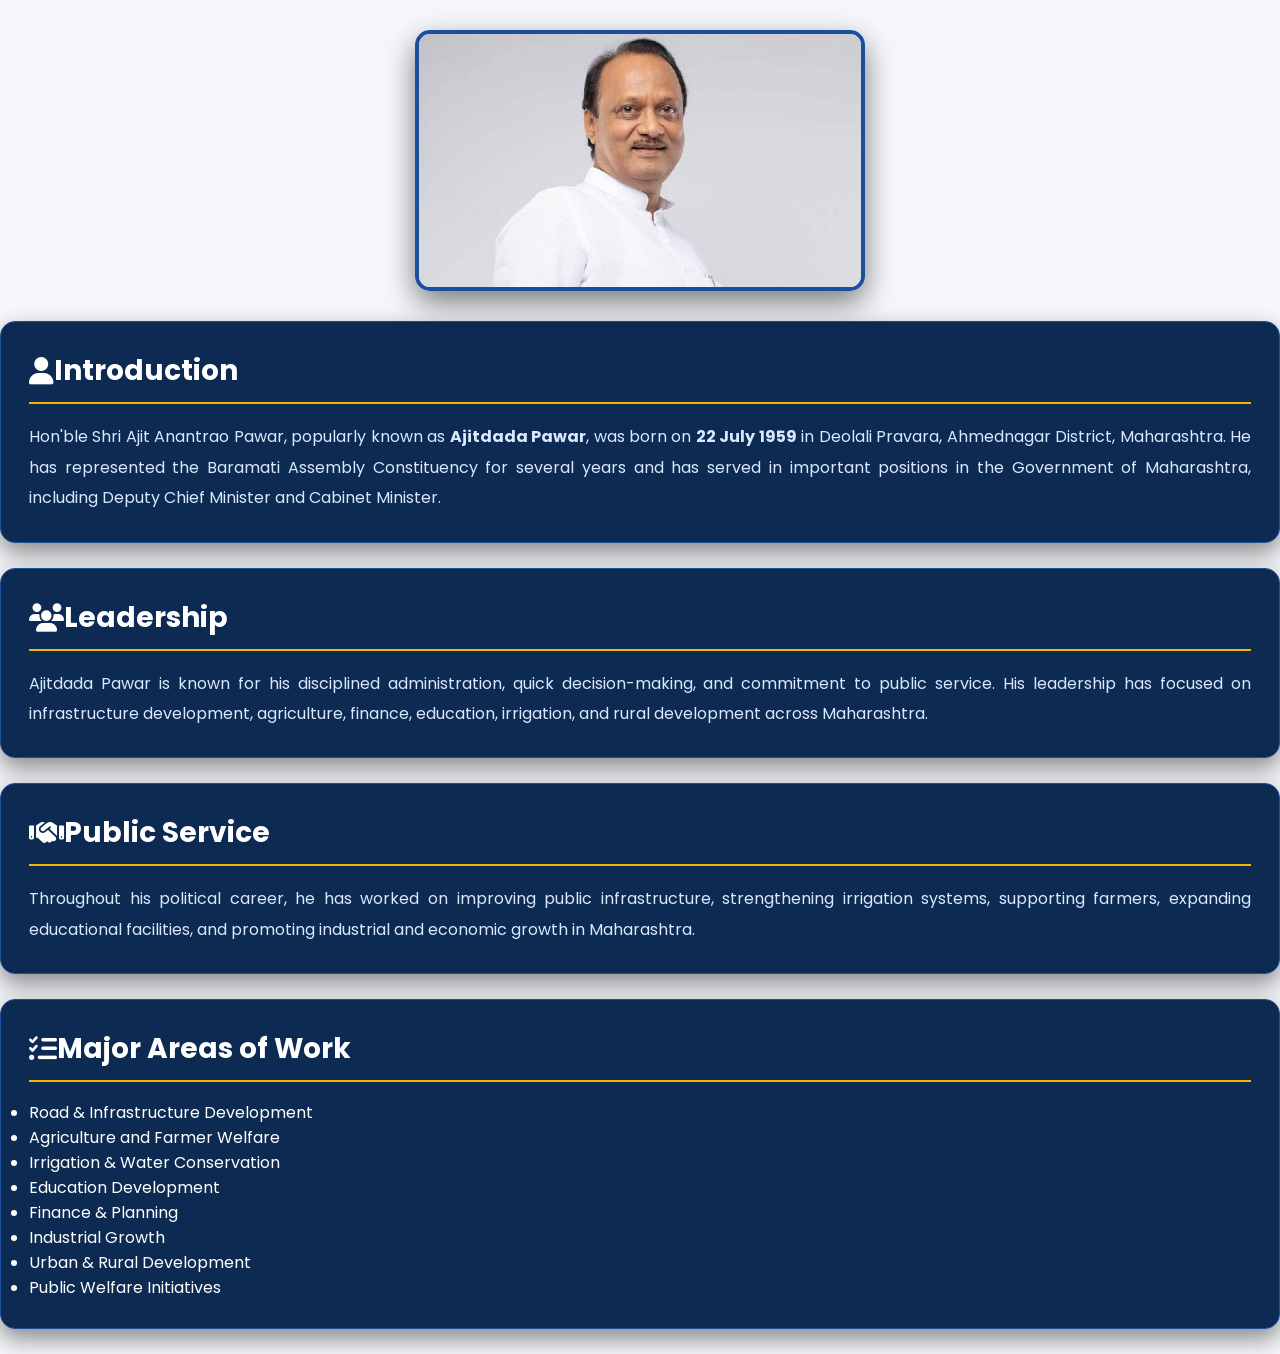
<file: about.html>
<!DOCTYPE html>
<html lang="en">

<head>

<meta charset="UTF-8">
<meta name="viewport" content="width=device-width, initial-scale=1.0">

<title>About | Hon'ble Shri Ajitdada Pawar</title>

<link rel="stylesheet" href="style.css">

<link href="https://fonts.googleapis.com/css2?family=Poppins:wght@300;400;500;600;700&display=swap" rel="stylesheet">

<link rel="stylesheet"
href="https://cdnjs.cloudflare.com/ajax/libs/font-awesome/6.5.2/css/all.min.css">

</head>

<body>
    <div class="about-img">

    <img src="abot.jpg" alt="Hon'ble Shri Ajitdada Pawar">

</div>

<div class="about-container">

<!-- Introduction -->

<div class="info-card">

<h2><i class="fa-solid fa-user"></i> Introduction</h2>

<p>
Hon'ble Shri Ajit Anantrao Pawar, popularly known as <b>Ajitdada Pawar</b>, was born on <b>22 July 1959</b> in Deolali Pravara, Ahmednagar District, Maharashtra. He has represented the Baramati Assembly Constituency for several years and has served in important positions in the Government of Maharashtra, including Deputy Chief Minister and Cabinet Minister.
</p>

</div>
<script src="script.js"></script>

<!-- Leadership -->

<div class="info-card">

<h2><i class="fa-solid fa-users"></i> Leadership</h2>

<p>
Ajitdada Pawar is known for his disciplined administration, quick decision-making, and commitment to public service. His leadership has focused on infrastructure development, agriculture, finance, education, irrigation, and rural development across Maharashtra.
</p>

</div>

<!-- Public Service -->

<div class="info-card">

<h2><i class="fa-solid fa-handshake"></i> Public Service</h2>

<p>
Throughout his political career, he has worked on improving public infrastructure, strengthening irrigation systems, supporting farmers, expanding educational facilities, and promoting industrial and economic growth in Maharashtra.
</p>

</div>

<!-- Areas of Work -->

<div class="info-card">

<h2><i class="fa-solid fa-list-check"></i> Major Areas of Work</h2>

<ul>

<li>Road & Infrastructure Development</li>

<li>Agriculture and Farmer Welfare</li>

<li>Irrigation & Water Conservation</li>

<li>Education Development</li>

<li>Finance & Planning</li>

<li>Industrial Growth</li>

<li>Urban & Rural Development</li>

<li>Public Welfare Initiatives</li>

</ul>

</div>

</div>

</div>

</body>

</html>
</file>
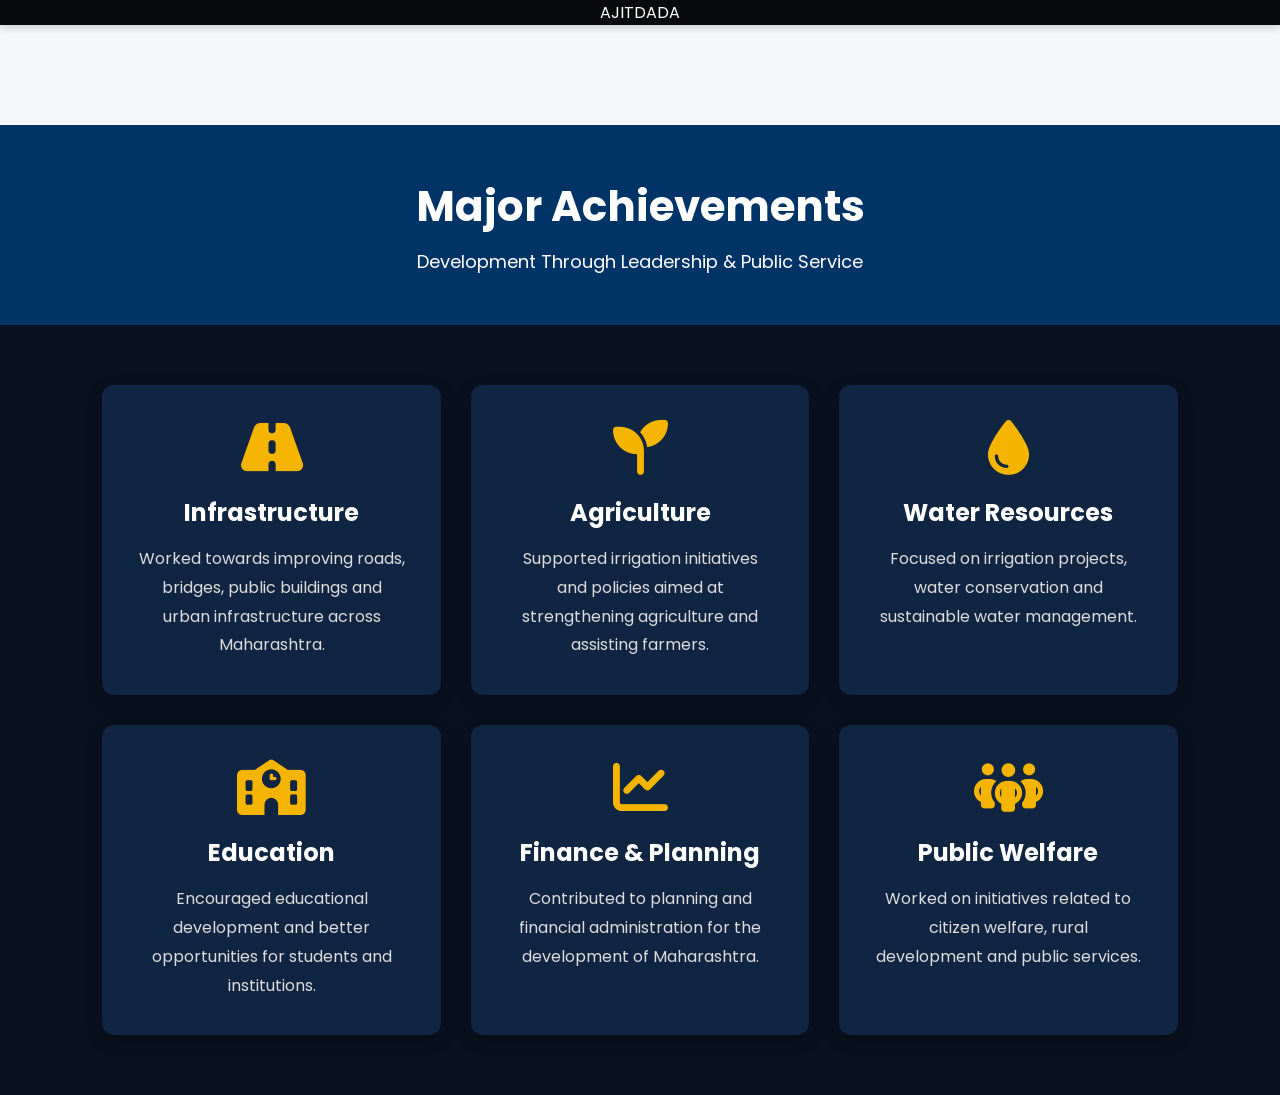
<file: achievments.html>
<!DOCTYPE html>
<html lang="en">
<head>
<meta charset="UTF-8">
<meta name="viewport" content="width=device-width, initial-scale=1.0">
<title>Achievements | Hon'ble Shri Ajitdada Pawar</title>

<link rel="stylesheet" href="style.css">

<link href="https://fonts.googleapis.com/css2?family=Poppins:wght@300;400;500;600;700&display=swap" rel="stylesheet">

<link rel="stylesheet"
href="https://cdnjs.cloudflare.com/ajax/libs/font-awesome/6.5.2/css/all.min.css">

</head>
<body>

<header class="navbar">

<div class="logo">
AJIT<span>DADA</span>
</div>

</header>

<section class="page-banner">

<h1>Major Achievements</h1>

<p>Development Through Leadership & Public Service</p>

</section>

<section class="achievement-section">

<div class="achievement-card">

<i class="fa-solid fa-road"></i>

<h2>Infrastructure</h2>

<p>
Worked towards improving roads, bridges, public buildings and urban infrastructure across Maharashtra.
</p>

</div>

<div class="achievement-card">

<i class="fa-solid fa-seedling"></i>

<h2>Agriculture</h2>

<p>
Supported irrigation initiatives and policies aimed at strengthening agriculture and assisting farmers.
</p>

</div>

<div class="achievement-card">

<i class="fa-solid fa-droplet"></i>

<h2>Water Resources</h2>

<p>
Focused on irrigation projects, water conservation and sustainable water management.
</p>

</div>

<div class="achievement-card">

<i class="fa-solid fa-school"></i>

<h2>Education</h2>

<p>
Encouraged educational development and better opportunities for students and institutions.
</p>

</div>

<div class="achievement-card">

<i class="fa-solid fa-chart-line"></i>

<h2>Finance & Planning</h2>

<p>
Contributed to planning and financial administration for the development of Maharashtra.
</p>

</div>

<div class="achievement-card">

<i class="fa-solid fa-people-group"></i>

<h2>Public Welfare</h2>

<p>
Worked on initiatives related to citizen welfare, rural development and public services.
</p>

</div>

</section>
<script src="script.js"></script>


</body>
</html>
</file>
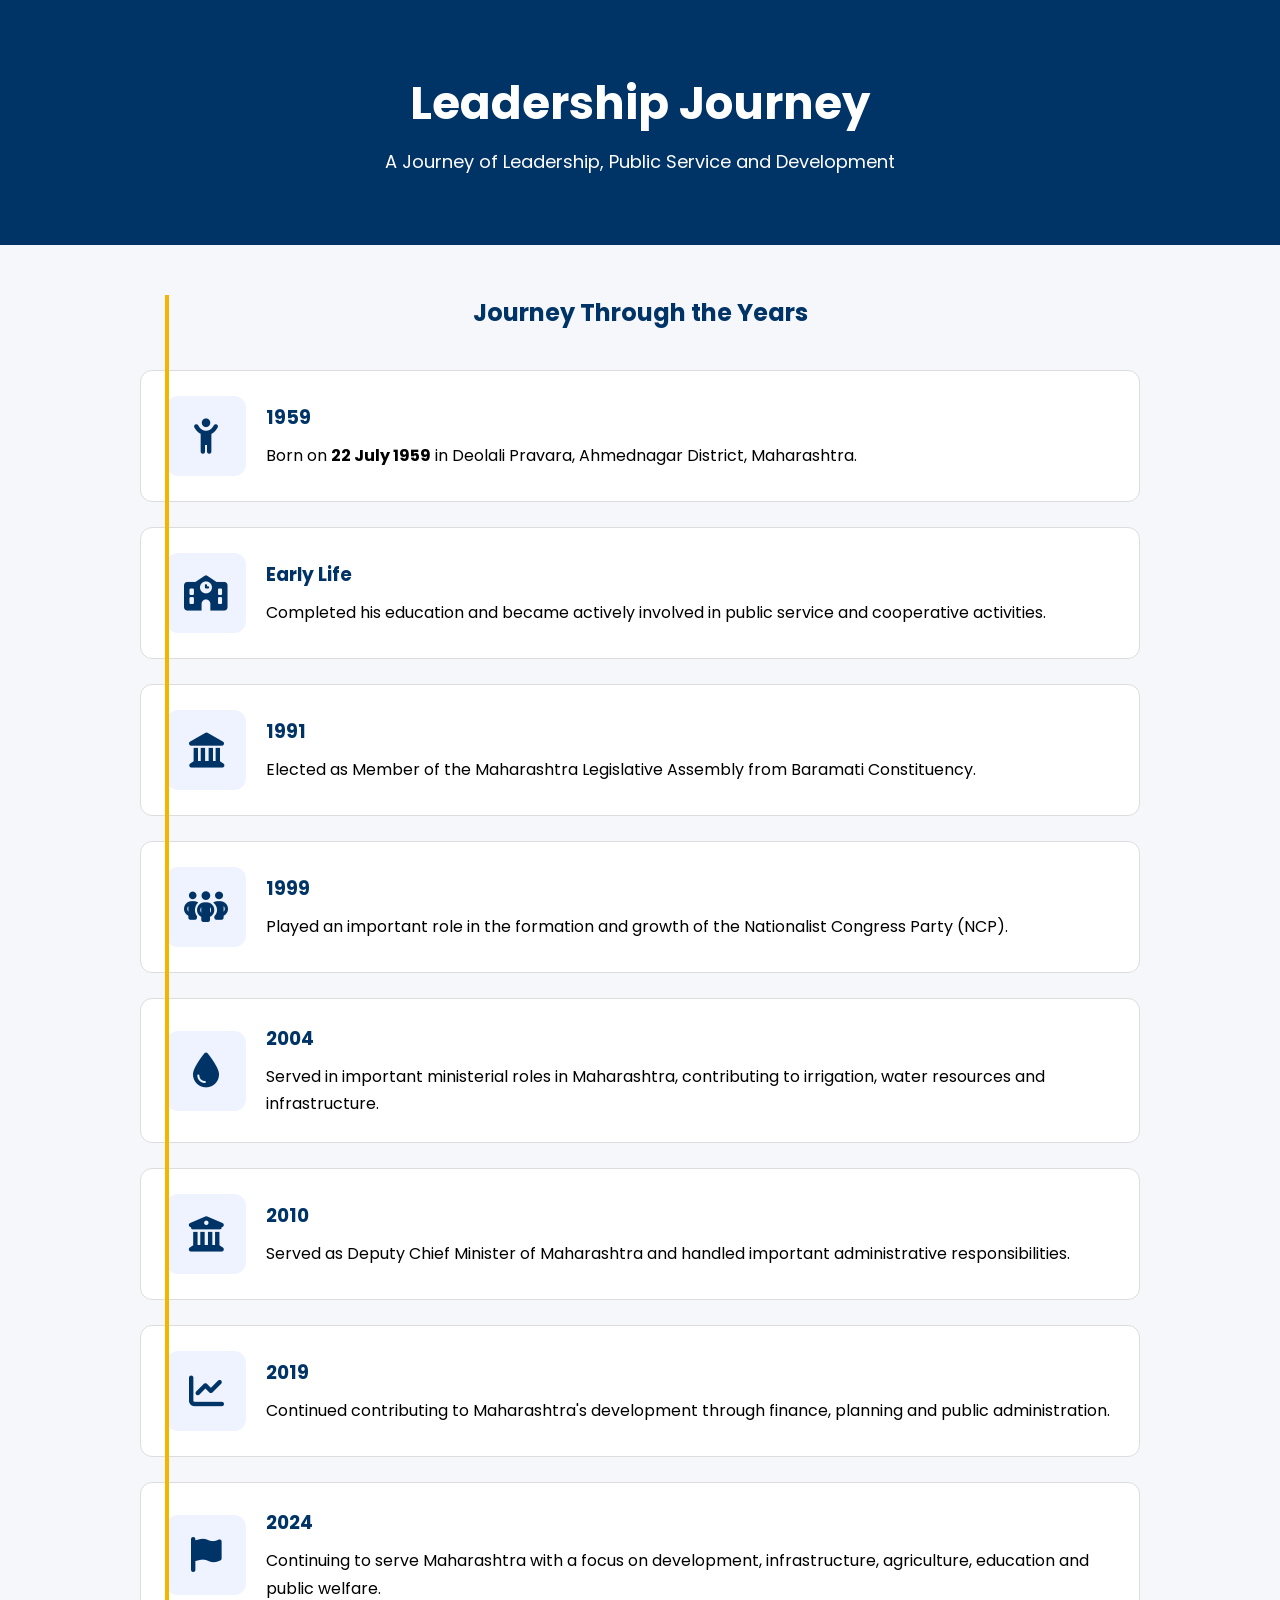
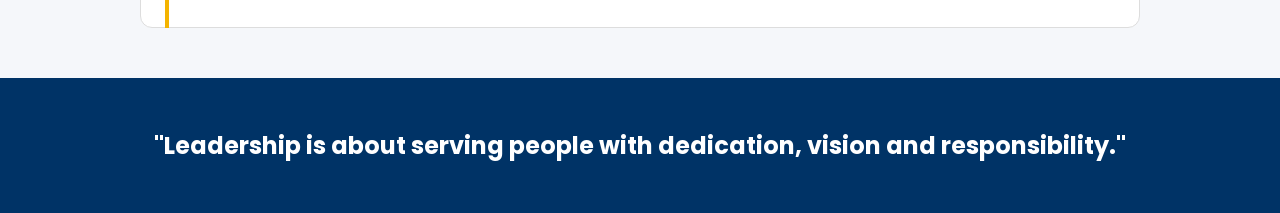
<file: exp.html>
<!DOCTYPE html>
<html lang="en">

<head>

<meta charset="UTF-8">
<meta name="viewport" content="width=device-width, initial-scale=1.0">

<title>Leadership Journey | Hon'ble Shri Ajitdada Pawar</title>

<link rel="stylesheet" href="style.css">

<link href="https://fonts.googleapis.com/css2?family=Poppins:wght@300;400;500;600;700&display=swap" rel="stylesheet">

<link rel="stylesheet"
href="https://cdnjs.cloudflare.com/ajax/libs/font-awesome/6.5.2/css/all.min.css">

</head>

<body>

<!-- Banner -->

<section class="journey-banner">

<h1>Leadership Journey</h1>

<p>A Journey of Leadership, Public Service and Development</p>

</section>

<!-- Timeline -->

<section class="timeline">

<h2>Journey Through the Years</h2>

<!-- 1959 -->

<div class="container">

<div class="content">

<div class="icon-box">
<i class="fa-solid fa-child-reaching"></i>
</div>

<div class="text-box">

<h3>1959</h3>

<p>
Born on <b>22 July 1959</b> in Deolali Pravara,
Ahmednagar District, Maharashtra.
</p>

</div>

</div>

</div>

<!-- Early Life -->

<div class="container">

<div class="content">

<div class="icon-box">
<i class="fa-solid fa-school"></i>
</div>

<div class="text-box">

<h3>Early Life</h3>

<p>
Completed his education and became actively involved in
public service and cooperative activities.
</p>

</div>

</div>

</div>

<!-- 1991 -->

<div class="container">

<div class="content">

<div class="icon-box">
<i class="fa-solid fa-landmark"></i>
</div>

<div class="text-box">

<h3>1991</h3>

<p>
Elected as Member of the Maharashtra Legislative Assembly
from Baramati Constituency.
</p>

</div>

</div>

</div>

<!-- 1999 -->

<div class="container">

<div class="content">

<div class="icon-box">
<i class="fa-solid fa-people-group"></i>
</div>

<div class="text-box">

<h3>1999</h3>

<p>
Played an important role in the formation and growth of
the Nationalist Congress Party (NCP).
</p>

</div>

</div>

</div>

<!-- 2004 -->

<div class="container">

<div class="content">

<div class="icon-box">
<i class="fa-solid fa-droplet"></i>
</div>

<div class="text-box">

<h3>2004</h3>

<p>
Served in important ministerial roles in Maharashtra,
contributing to irrigation, water resources and infrastructure.
</p>

</div>

</div>

</div>

<!-- 2010 -->

<div class="container">

<div class="content">

<div class="icon-box">
<i class="fa-solid fa-building-columns"></i>
</div>

<div class="text-box">

<h3>2010</h3>

<p>
Served as Deputy Chief Minister of Maharashtra and handled
important administrative responsibilities.
</p>

</div>

</div>

</div>

<!-- 2019 -->

<div class="container">

<div class="content">

<div class="icon-box">
<i class="fa-solid fa-chart-line"></i>
</div>

<div class="text-box">

<h3>2019</h3>

<p>
Continued contributing to Maharashtra's development through
finance, planning and public administration.
</p>

</div>

</div>

</div>

<!-- Present -->

<div class="container">

<div class="content">

<div class="icon-box">
<i class="fa-solid fa-flag"></i>
</div>

<div class="text-box">

<h3>2024</h3>

<p>
Continuing to serve Maharashtra with a focus on development,
infrastructure, agriculture, education and public welfare.
</p>

</div>

</div>

</div>

</section>

<!-- Quote -->

<section class="journey-quote">

<h2>
"Leadership is about serving people with dedication, vision and responsibility."
</h2>

</section>

<script src="script.js"></script>
</body>

</html>
</file>
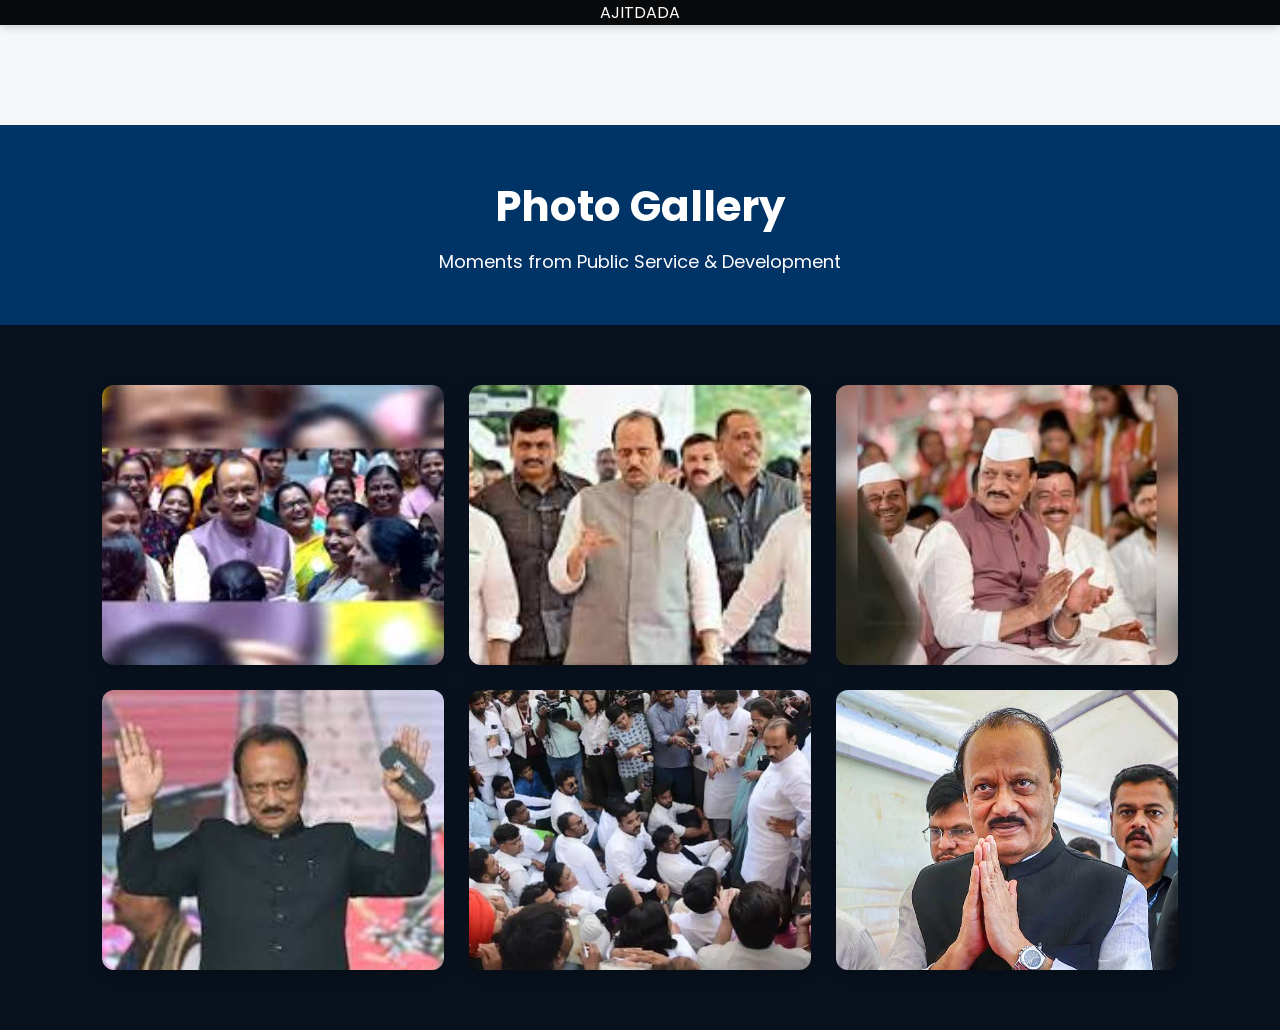
<file: gallery.html>
<!DOCTYPE html>
<html lang="en">
<head>
    <meta charset="UTF-8">
    <meta name="viewport" content="width=device-width, initial-scale=1.0">
    <title>Gallery | Hon'ble Shri Ajitdada Pawar</title>

    <link rel="stylesheet" href="style.css">

    <link href="https://fonts.googleapis.com/css2?family=Poppins:wght@300;400;500;600;700&display=swap" rel="stylesheet">
</head>
<body>

<header class="navbar">

<div class="logo">
    AJIT<span>DADA</span>
</div>


</header>

<section class="page-banner">
    <h1>Photo Gallery</h1>
    <p>Moments from Public Service & Development</p>
</section>

<section class="gallery-page">

<div class="gallery-card">
<img src="1.jpg" alt="Gallery Image">
</div>

<div class="gallery-card">
<img src="2.jpg" alt="Gallery Image">
</div>

<div class="gallery-card">
<img src="3.jpg" alt="Gallery Image">
</div>

<div class="gallery-card">
<img src="4.jpg" alt="Gallery Image">
</div>

<div class="gallery-card">
<img src="5.jpg" alt="Gallery Image">
</div>

<div class="gallery-card">
<img src="6.jpg" alt="Gallery Image">
</div>

</section>
<script src="script.js"></script>


</body>
</html>
</file>
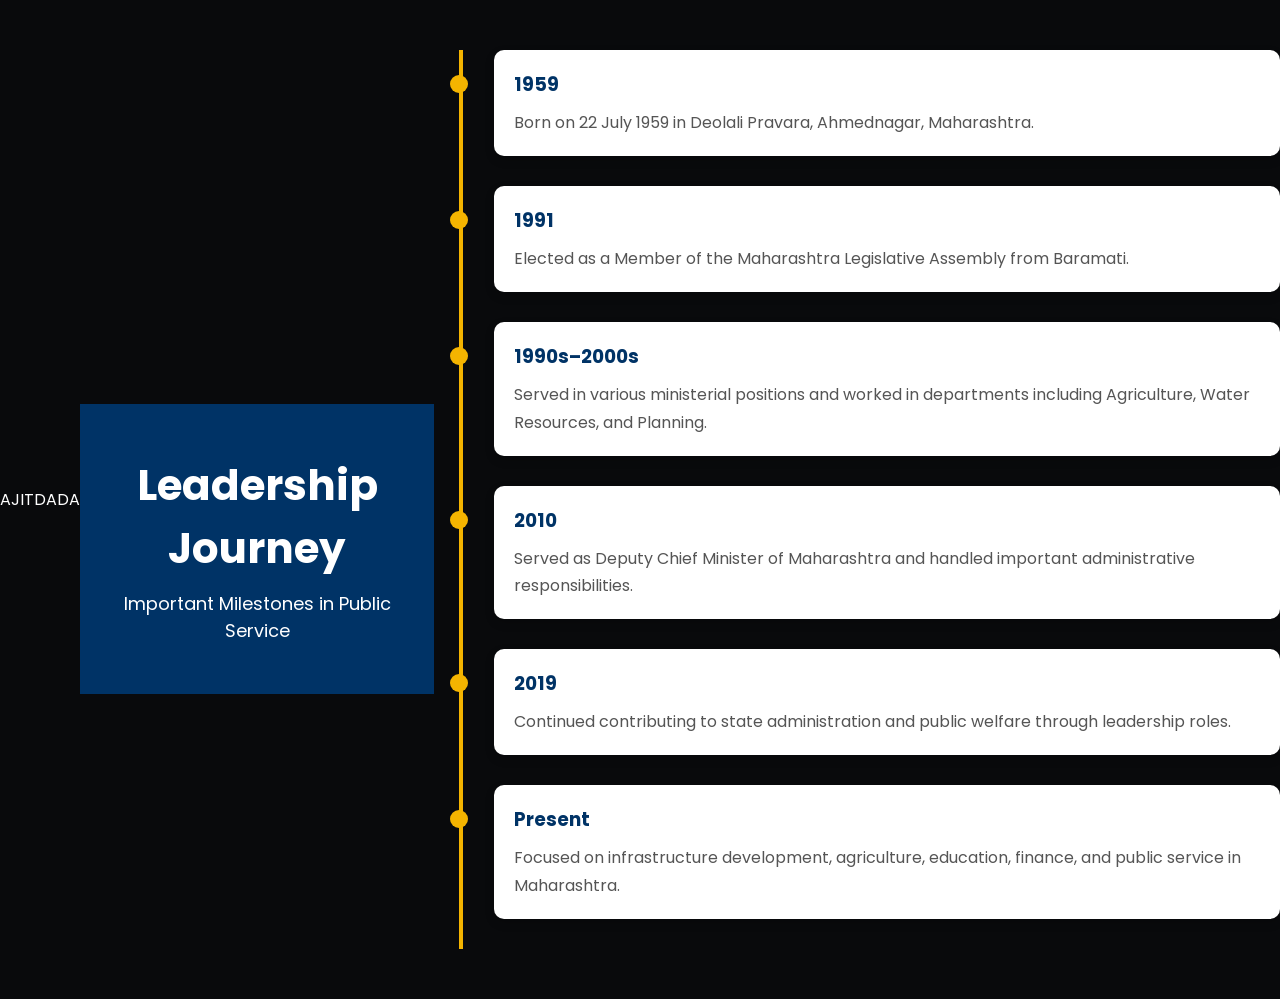
<file: journy.html>
<!DOCTYPE html>
<html lang="en">
<head>
<meta charset="UTF-8">
<meta name="viewport" content="width=device-width, initial-scale=1.0">
<title>Leadership Journey | Hon'ble Shri Ajitdada Pawar</title>

<link rel="stylesheet" href="style.css">

<link href="https://fonts.googleapis.com/css2?family=Poppins:wght@400;500;600;700&display=swap" rel="stylesheet">

<link rel="stylesheet" href="https://cdnjs.cloudflare.com/ajax/libs/font-awesome/6.5.2/css/all.min.css">

</head>
<body>

<header class="navbar">

<div class="logo">
AJIT<span>DADA</span>
</div>
<script src="script.js"></script>

<section class="page-banner">
<h1>Leadership Journey</h1>
<p>Important Milestones in Public Service</p>
</section>

<section class="timeline">

<div class="timeline-box">

<div class="event">
<h3>1959</h3>
<p>Born on 22 July 1959 in Deolali Pravara, Ahmednagar, Maharashtra.</p>
</div>

<div class="event">
<h3>1991</h3>
<p>Elected as a Member of the Maharashtra Legislative Assembly from Baramati.</p>
</div>

<div class="event">
<h3>1990s–2000s</h3>
<p>Served in various ministerial positions and worked in departments including Agriculture, Water Resources, and Planning.</p>
</div>

<div class="event">
<h3>2010</h3>
<p>Served as Deputy Chief Minister of Maharashtra and handled important administrative responsibilities.</p>
</div>

<div class="event">
<h3>2019</h3>
<p>Continued contributing to state administration and public welfare through leadership roles.</p>
</div>

<div class="event">
<h3>Present</h3>
<p>Focused on infrastructure development, agriculture, education, finance, and public service in Maharashtra.</p>
</div>

</div>

</section>
</body>
</html>
</file>
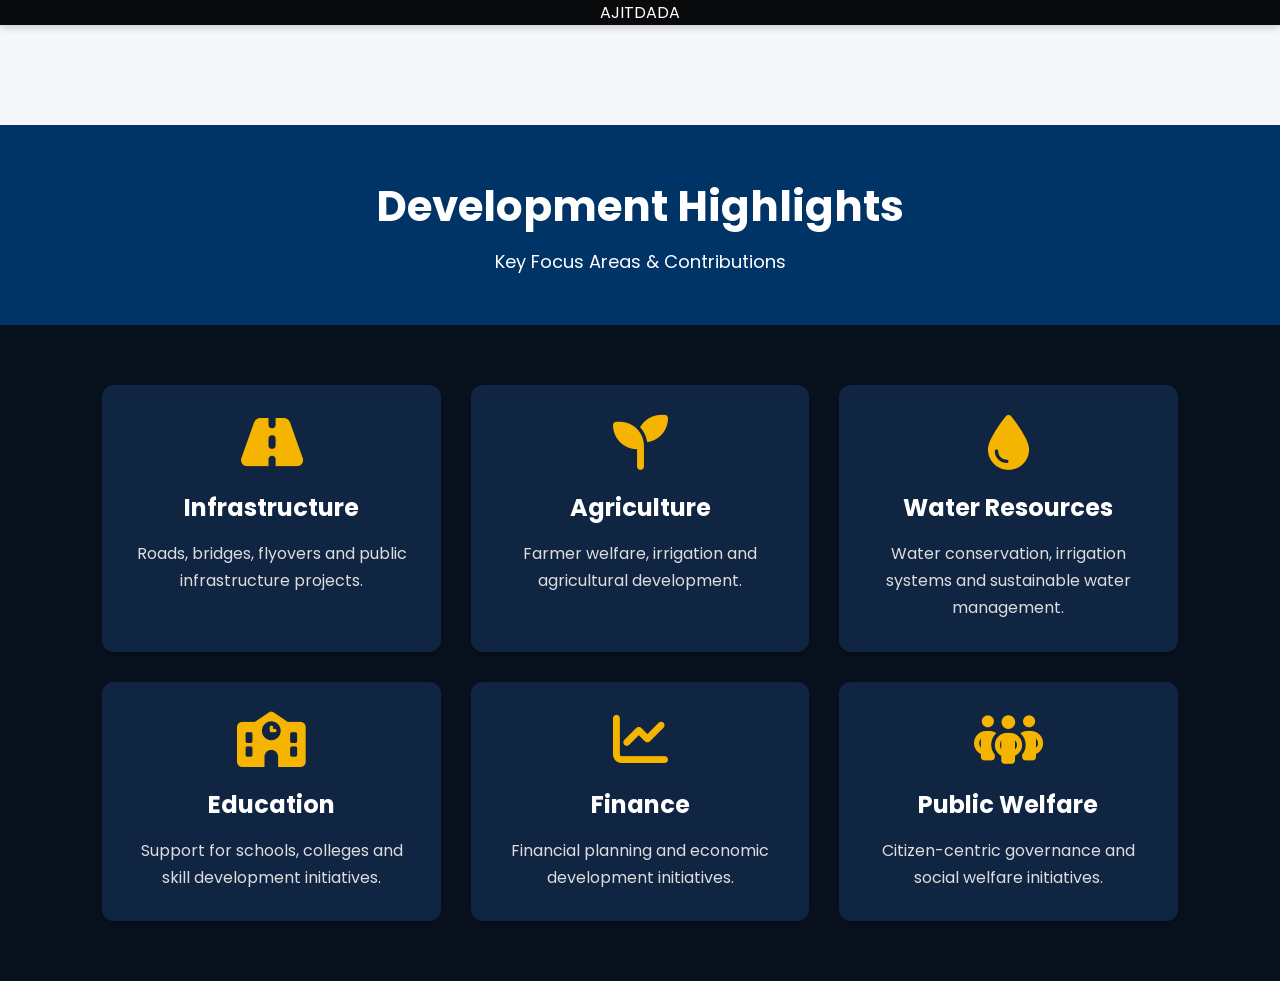
<file: states.html>
<!DOCTYPE html>
<html lang="en">
<head>
<meta charset="UTF-8">
<meta name="viewport" content="width=device-width, initial-scale=1.0">
<title>Highlights | Hon'ble Shri Ajitdada Pawar</title>

<link rel="stylesheet" href="style.css">

<link href="https://fonts.googleapis.com/css2?family=Poppins:wght@300;400;500;600;700&display=swap" rel="stylesheet">

<link rel="stylesheet"
href="https://cdnjs.cloudflare.com/ajax/libs/font-awesome/6.5.2/css/all.min.css">

</head>
<body>

<header class="navbar">

<div class="logo">
AJIT<span>DADA</span>
</div>


</header>

<section class="page-banner">
<h1>Development Highlights</h1>
<p>Key Focus Areas & Contributions</p>
</section>

<section class="highlight-container">

<div class="highlight-card">
<i class="fa-solid fa-road"></i>
<h2>Infrastructure</h2>
<p>Roads, bridges, flyovers and public infrastructure projects.</p>
</div>

<div class="highlight-card">
<i class="fa-solid fa-seedling"></i>
<h2>Agriculture</h2>
<p>Farmer welfare, irrigation and agricultural development.</p>
</div>

<div class="highlight-card">
<i class="fa-solid fa-droplet"></i>
<h2>Water Resources</h2>
<p>Water conservation, irrigation systems and sustainable water management.</p>
</div>

<div class="highlight-card">
<i class="fa-solid fa-school"></i>
<h2>Education</h2>
<p>Support for schools, colleges and skill development initiatives.</p>
</div>

<div class="highlight-card">
<i class="fa-solid fa-chart-line"></i>
<h2>Finance</h2>
<p>Financial planning and economic development initiatives.</p>
</div>

<div class="highlight-card">
<i class="fa-solid fa-people-group"></i>
<h2>Public Welfare</h2>
<p>Citizen-centric governance and social welfare initiatives.</p>
</div>

</section>

</body>
</html>
</file>
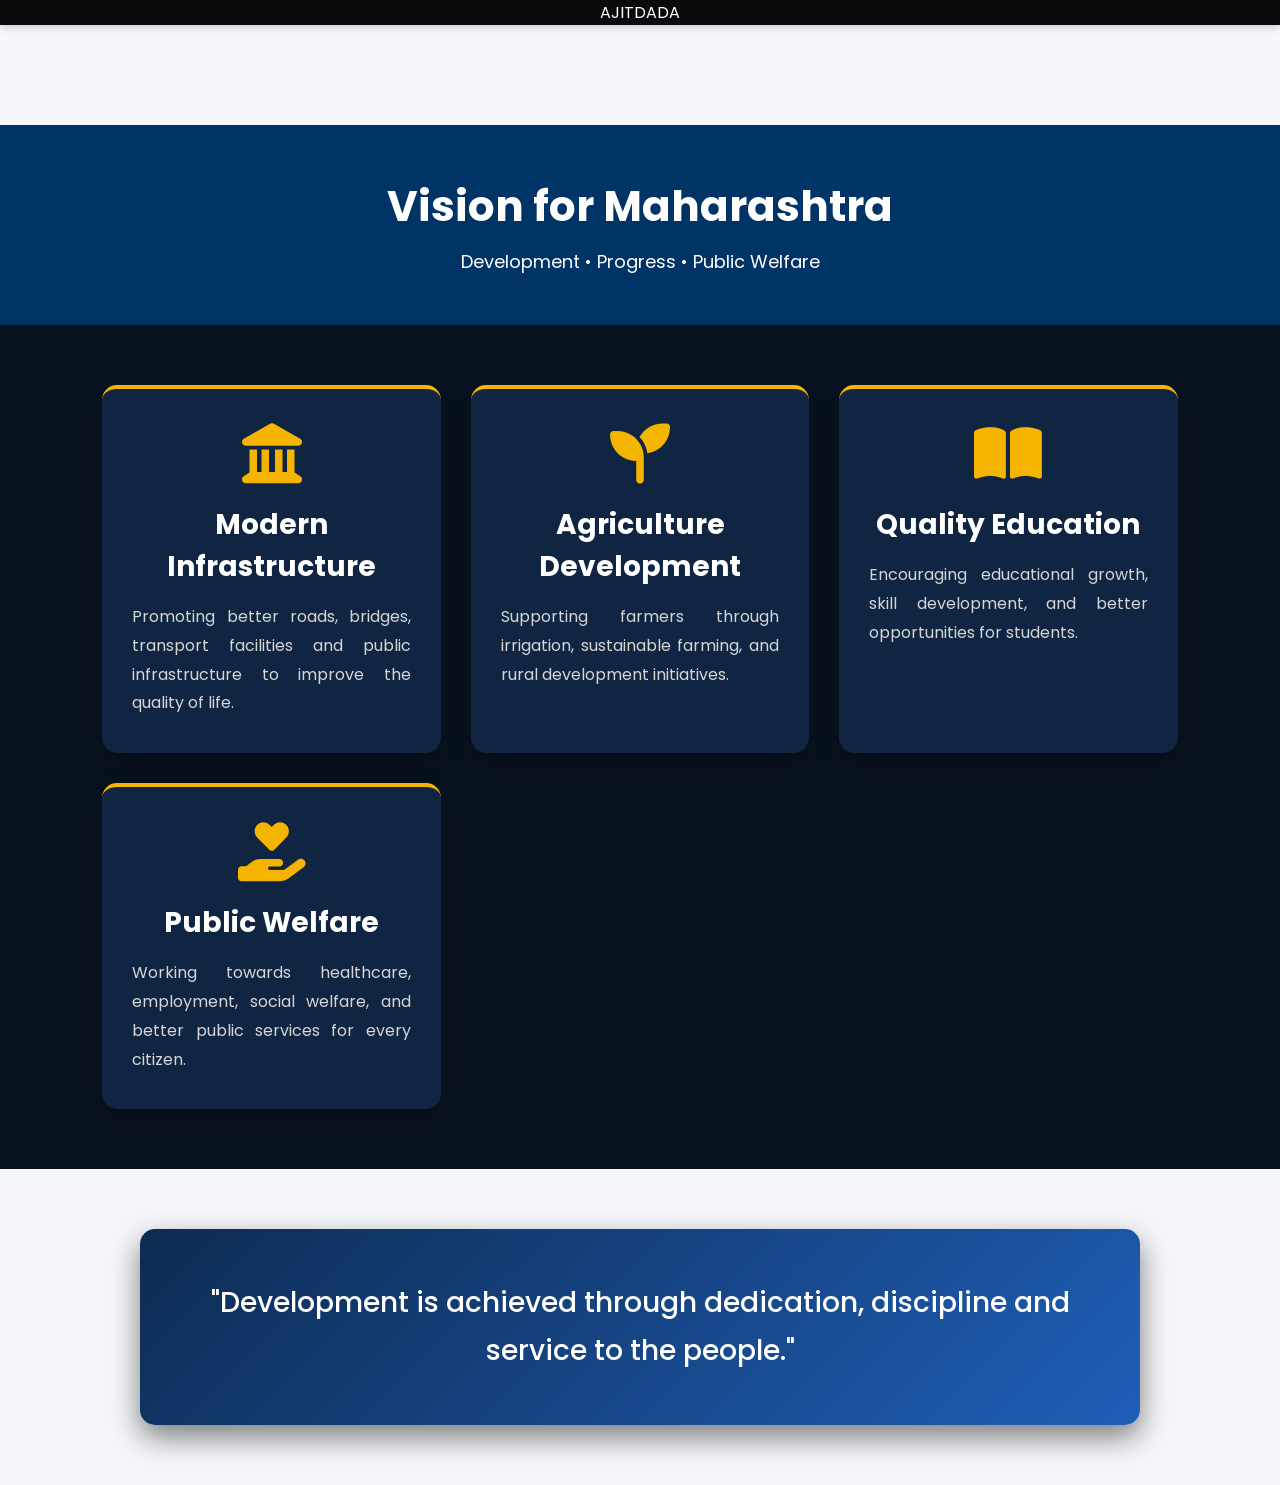
<file: vision.html>
<!DOCTYPE html>
<html lang="en">
<head>
<meta charset="UTF-8">
<meta name="viewport" content="width=device-width, initial-scale=1.0">
<title>Vision | Hon'ble Shri Ajitdada Pawar</title>

<link rel="stylesheet" href="style.css">

<link href="https://fonts.googleapis.com/css2?family=Poppins:wght@300;400;500;600;700&display=swap" rel="stylesheet">

<link rel="stylesheet"
href="https://cdnjs.cloudflare.com/ajax/libs/font-awesome/6.5.2/css/all.min.css">

</head>
<body>

<header class="navbar">

<div class="logo">
AJIT<span>DADA</span>
</div>


</header>

<section class="page-banner">
<h1>Vision for Maharashtra</h1>
<p>Development • Progress • Public Welfare</p>
</section>

<section class="vision-page">

<div class="vision-box">

<i class="fa-solid fa-landmark"></i>

<h2>Modern Infrastructure</h2>

<p>
Promoting better roads, bridges, transport facilities and public
infrastructure to improve the quality of life.
</p>

</div>

<div class="vision-box">

<i class="fa-solid fa-seedling"></i>

<h2>Agriculture Development</h2>

<p>
Supporting farmers through irrigation, sustainable farming,
and rural development initiatives.
</p>

</div>

<div class="vision-box">

<i class="fa-solid fa-book-open"></i>

<h2>Quality Education</h2>

<p>
Encouraging educational growth, skill development,
and better opportunities for students.
</p>

</div>

<div class="vision-box">

<i class="fa-solid fa-hand-holding-heart"></i>

<h2>Public Welfare</h2>

<p>
Working towards healthcare, employment, social welfare,
and better public services for every citizen.
</p>

</div>

</section>

<section class="quote">

<h2>
"Development is achieved through dedication, discipline and service to the people."
</h2>

</section>

</body>
</html>
</file>
<file: style.css>
/* ===========================
   INDEX PAGE CSS
=========================== */

*{
    margin:0;
    padding:0;
    box-sizing:border-box;
    font-family:'Poppins',sans-serif;
}

body{
    background:#f4f7fb;
    color:#333;
}


/* Progress Bar */

#progressBar{
    position:fixed;
    top:0;
    left:0;
    width:0%;
    height:5px;
    background:#f4b400;
    z-index:99999;
}

/* Header */

.top-header{
    background:#003366;
    color:#fff;
    padding:15px 8%;
}

.logo-section{
    display:flex;
    align-items:center;
}

.logo-img{
    width:70px;
    height:70px;
    border-radius:50%;
    object-fit:cover;
    border:3px solid #f4b400;
}

.title{
    margin-left:20px;
}

.title h2{
    font-size:28px;
}

.title p{
    color:#f4b400;
    font-size:16px;
}

/* Navigation */

.navbar{
    background:#090a0c;
    display:flex;
    justify-content:center;
    align-items:center;
    box-shadow:0 2px 8px rgba(0,0,0,.2);
}

.navbar a{
    color:#fff;
    text-decoration:none;
    padding:18px 25px;
    font-size:16px;
    transition:.3s;
}

.navbar a:hover,
.navbar .active{
    color:#003366;
}

/* Hero */

.hero{
    height:90vh;
    background:url("hero.jpg") center center/cover no-repeat;
    position:relative;
    display:flex;
    justify-content:center;
    align-items:center;
    text-align:center;
}

.overlay{
    position:absolute;
    width:100%;
    height:100%;
    background:rgba(0,0,0,.55);
}

.hero-content{
    position:relative;
    z-index:1;
    color:white;
    width:90%;
    max-width:800px;
}

.hero-content h1{
    font-size:55px;
    margin-bottom:20px;
}

.hero-content h3{
    color:#f4b400;
    margin-bottom:20px;
    font-weight:500;
}

.hero-content p{
    font-size:20px;
    line-height:1.8;
    margin-bottom:35px;
}

/* Button */

.btn{
    display:inline-block;
    padding:15px 35px;
    background:#f4b400;
    color:#003366;
    text-decoration:none;
    font-weight:bold;
    border-radius:40px;
    transition:.3s;
}

.btn:hover{
    background:white;
    transform:translateY(-5px);
}

/* Quick Highlights */

.highlights{
    width:90%;
    max-width:1200px;
    margin:70px auto;
    display:grid;
    grid-template-columns:repeat(auto-fit,minmax(250px,1fr));
    gap:25px;
}

.card{
    background:white;
    padding:30px;
    text-align:center;
    border-radius:12px;
    box-shadow:0 5px 15px rgba(0,0,0,.08);
    transition:.3s;
}

.card:hover{
    transform:translateY(-8px);
}

.card i{
    font-size:40px;
    color:#003366;
}

.card h3{
    color:#003366;
}


/* Responsive */

@media(max-width:768px){

.logo-section{
    flex-direction:column;
    text-align:center;
}

.logo-img{
    margin-bottom:10px;
}

.title{
    margin-left:0;
}

.title h2{
    font-size:22px;
}

.navbar{
    flex-wrap:wrap;
}

.navbar a{
    width:100%;
    text-align:center;
}

.hero-content h1{
    font-size:35px;
}

.hero-content h3{
    font-size:22px;
}

.hero-content p{
    font-size:16px;
}

.btn{
    padding:12px 25px;
}

}
/* ===============================
   PROFESSIONAL ABOUT CARDS
=================================*/
/* Background */
body{
    background:#0b0b0b;   /* Black */
    color:#ffffff;
}

/* Image */
.about-img{
    width:100%;
    display:flex;
    justify-content:center;
    align-items:center;
    margin:30px 0;
}

.about-img img{
    width:100%;
    max-width:450px;
    height:auto;
    display:block;
    border-radius:15px;
    border:4px solid #1b4f9c;
    box-shadow:0 12px 30px rgba(0,0,0,0.5);
    object-fit:cover;
}

/* Card */
.info-card{
    background:#0d2b52;          /* Dark Blue */
    border:1px solid #1b4f9c;
    border-radius:15px;
    padding:28px;
    margin-bottom:25px;
    box-shadow:0 10px 25px rgba(0,0,0,0.45);
    transition:0.4s ease;
}

.info-card:hover{
    transform:translateY(-6px);
    box-shadow:0 15px 35px rgba(0,0,0,0.6);
}

/* Heading */
.info-card h2{
    color:#ffffff;
    font-size:28px;
    margin-bottom:18px;
    display:flex;
    align-items:center;
    border-bottom:2px solid #f4b400;
    padding-bottom:10px;
}

/* Paragraph */
.info-card p{
    font-size:16px;
    line-height:1.9;
    color:#d9e8ff;
    text-align:justify;
}

/* List */
.work-list{
    list-style:none;
    padding:0;
    margin-top:20px;
}

.work-list li{
    background:#143d74;
    color:#ffffff;
    margin:10px 0;
    padding:12px 18px;
    border-left:5px solid #f4b400;
    border-radius:8px;
    transition:0.3s;
    font-size:16px;
}

.work-list li:hover{
    background:#1f5fb8;
    transform:translateX(8px);
}

/* Quote */
.quote{
    width:90%;
    max-width:1000px;
    margin:60px auto;
    background:linear-gradient(135deg,#0d2b52,#1f5fb8);
    color:#ffffff;
    padding:50px;
    border-radius:15px;
    text-align:center;
    box-shadow:0 12px 30px rgba(0,0,0,.5);
}

.quote h2{
    font-size:28px;
    font-weight:500;
    line-height:1.7;
    color:#ffffff;
}

/* Responsive */
@media(max-width:768px){

    .info-card{
        padding:20px;
    }

    .info-card h2{
        font-size:22px;
    }

    .info-card p{
        font-size:15px;
    }

    .work-list li{
        font-size:15px;
    }

    .quote{
        padding:30px 20px;
    }

    .quote h2{
        font-size:22px;
    }
}
/* ===================== */
/* ACHIEVEMENTS PAGE */
/* ===================== */

.achievement-section{
    display:grid;
    grid-template-columns:repeat(auto-fit,minmax(300px,1fr));
    gap:30px;
    padding:60px 8%;
    background:#08121f;
}

.achievement-card{
    background:#102542;
    padding:35px;
    border-radius:12px;
    text-align:center;
    transition:.3s;
    box-shadow:0 5px 15px rgba(0,0,0,.3);
}

.achievement-card:hover{
    transform:translateY(-10px);
    background:#163b6d;
}

.achievement-card i{
    font-size:55px;
    color:#f4b400;
    margin-bottom:20px;
}

.achievement-card h2{
    color:white;
    margin-bottom:15px;
}

.achievement-card p{
    color:#ddd;
    line-height:1.8;
}
/* ========================= */
/* GALLERY PAGE */
/* ========================= */

.gallery-page{
    display:grid;
    grid-template-columns:repeat(auto-fit,minmax(300px,1fr));
    gap:25px;
    padding:60px 8%;
    background:#08121f;
}

.gallery-card{
    overflow:hidden;
    border-radius:12px;
    box-shadow:0 5px 15px rgba(0,0,0,0.3);
    transition:.3s;
}

.gallery-card img{
    width:100%;
    height:280px;
    object-fit:cover;
    display:block;
    transition:.4s;
}

.gallery-card:hover img{
    transform:scale(1.08);
}

.gallery-card:hover{
    box-shadow:0 8px 25px rgba(244,180,0,.4);
}

@media(max-width:768px){

.gallery-page{
    padding:40px 20px;
}

.gallery-card img{
    height:220px;
}

}
/* ========================= */
/* VISION PAGE */
/* ========================= */

/* =========================
   VISION PAGE
========================= */

.vision-page{
    display:grid;
    grid-template-columns:repeat(auto-fit,minmax(320px,1fr));
    gap:30px;
    padding:60px 8%;
    background:#08121f;
}

.vision-box{
    background:#102542;
    padding:35px 30px;
    border-radius:15px;
    text-align:center;
    transition:0.35s ease;
    box-shadow:0 8px 20px rgba(0,0,0,0.30);
    border-top:4px solid #f4b400;
}

.vision-box:hover{
    transform:translateY(-10px);
    background:#163b6d;
    box-shadow:0 12px 30px rgba(244,180,0,0.25);
}

.vision-box i{
    font-size:60px;
    color:#f4b400;
    margin-bottom:20px;
}

.vision-box h2{
    color:#ffffff;
    font-size:28px;
    font-weight:700;
    margin-bottom:15px;
}

.vision-box p{
    color:#d6d6d6;
    font-size:16px;
    line-height:1.8;
    text-align:justify;
}

/* Quote Section */

.vision-quote{
    background:linear-gradient(135deg,#003366,#00509d);
    color:#ffffff;
    text-align:center;
    padding:70px 20px;
}

.vision-quote h2{
   color: #ffffff;
    max-width:900px;
    margin:auto;
    font-size:30px;
    font-weight:600;
    line-height:1.6;
}

/* Responsive */

@media(max-width:768px){

    .vision-page{
        padding:40px 20px;
    }

    .vision-box{
        padding:25px;
    }

    .vision-box i{
        font-size:50px;
    }

    .vision-box h2{
        font-size:24px;
    }

    .vision-box p{
        font-size:15px;
    }

    .vision-quote{
        padding:50px 20px;
    }

    .vision-quote h2{
        font-size:22px;
    }
}
/* =======================
   HIGHLIGHTS PAGE
======================= */

.highlight-container{
    display:grid;
    grid-template-columns:repeat(auto-fit,minmax(280px,1fr));
    gap:30px;
    padding:60px 8%;
    background:#08121f;
}

.highlight-card{
    background:#102542;
    border-radius:12px;
    padding:30px;
    text-align:center;
    transition:0.3s;
    box-shadow:0 5px 15px rgba(0,0,0,0.3);
}

.highlight-card:hover{
    transform:translateY(-8px);
    background:#163b6d;
}

.highlight-card i{
    font-size:55px;
    color:#f4b400;
    margin-bottom:20px;
}

.highlight-card h2{
    color:#fff;
    margin-bottom:15px;
}

.highlight-card p{
    color:#ddd;
    line-height:1.7;
}
/* =========================
   JOURNEY PAGE
========================= */

body{
    margin:0;
    font-family:'Poppins',sans-serif;
    background:#f4f4f4;
}

/* Banner */

.page-banner{
    margin-top:100px;
    background:#003366;
    color:white;
    text-align:center;
    padding:50px 20px;
}

.page-banner h1{
    font-size:42px;
    margin-bottom:10px;
}

.page-banner p{
    font-size:18px;
}

/* Timeline */

.timeline{
    width:80%;
    margin:50px auto;
    position:relative;
}

.timeline::before{
    content:"";
    position:absolute;
    left:25px;
    top:0;
    width:4px;
    height:100%;
    background:#f4b400;
}

.event{
    position:relative;
    background:white;
    margin-bottom:30px;
    margin-left:60px;
    padding:20px;
    border-radius:10px;
    box-shadow:0 4px 10px rgba(0,0,0,0.2);
}

.event::before{
    content:"";
    position:absolute;
    width:18px;
    height:18px;
    background:#f4b400;
    border-radius:50%;
    left:-44px;
    top:25px;
}

.event h3{
    color:#003366;
    margin-bottom:10px;
}

.event p{
    color:#555;
    line-height:1.7;
}

/* Button */

.btn{
    display:inline-block;
    background:#f4b400;
    color:black;
    padding:12px 30px;
    text-decoration:none;
    border-radius:30px;
    font-weight:bold;
    transition:0.3s;
}

.btn:hover{
    background:#003366;
    color:white;
}

/* Footer */

footer{
    background:#003366;
    color:white;
    text-align:center;
    padding:20px;
    margin-top:40px;
}

/* Responsive */

@media(max-width:768px){

.timeline{
    width:90%;
}

.timeline::before{
    left:15px;
}

.event{
    margin-left:40px;
}

.event::before{
    left:-34px;
}

.page-banner h1{
    font-size:30px;
}

}
body{
    margin:0;
    font-family:'Poppins',sans-serif;
    background:#f5f7fa;
}

.journey-banner{
    background:#003366;
    color:white;
    text-align:center;
    padding:70px 20px;
}

.journey-banner h1{
    font-size:45px;
    margin-bottom:10px;
}

.journey-banner p{
    font-size:18px;
}

.timeline{
    width:90%;
    max-width:1000px;
    margin:50px auto;
}

.timeline h2{
    text-align:center;
    color:#003366;
    margin-bottom:40px;
}

.container{
    margin-bottom:25px;
}

.content{
    display:flex;
    align-items:center;
    background:#fff;
    border-left:6px solid #f4b400;
    border-radius:12px;
    padding:25px;
    border:1px solid #ddd;
}

.icon-box{
    width:80px;
    height:80px;
    min-width:80px;
    background:#eef3ff;
    border-radius:12px;
    display:flex;
    justify-content:center;
    align-items:center;
    margin-right:20px;
}

.icon-box i{
    font-size:35px;
    color:#003366;
}

.text-box h3{
    color:#003366;
    margin-bottom:10px;
}

.text-box p{
    color:black;
    line-height:1.7;
}

.journey-quote{
    background:#003366;
    color:white;
    text-align:center;
    padding:50px;
    margin-top:50px;
}

@media(max-width:768px){

.content{
    flex-direction:column;
    text-align:center;
}

.icon-box{
    margin-right:0;
    margin-bottom:20px;
}

}
</file>
